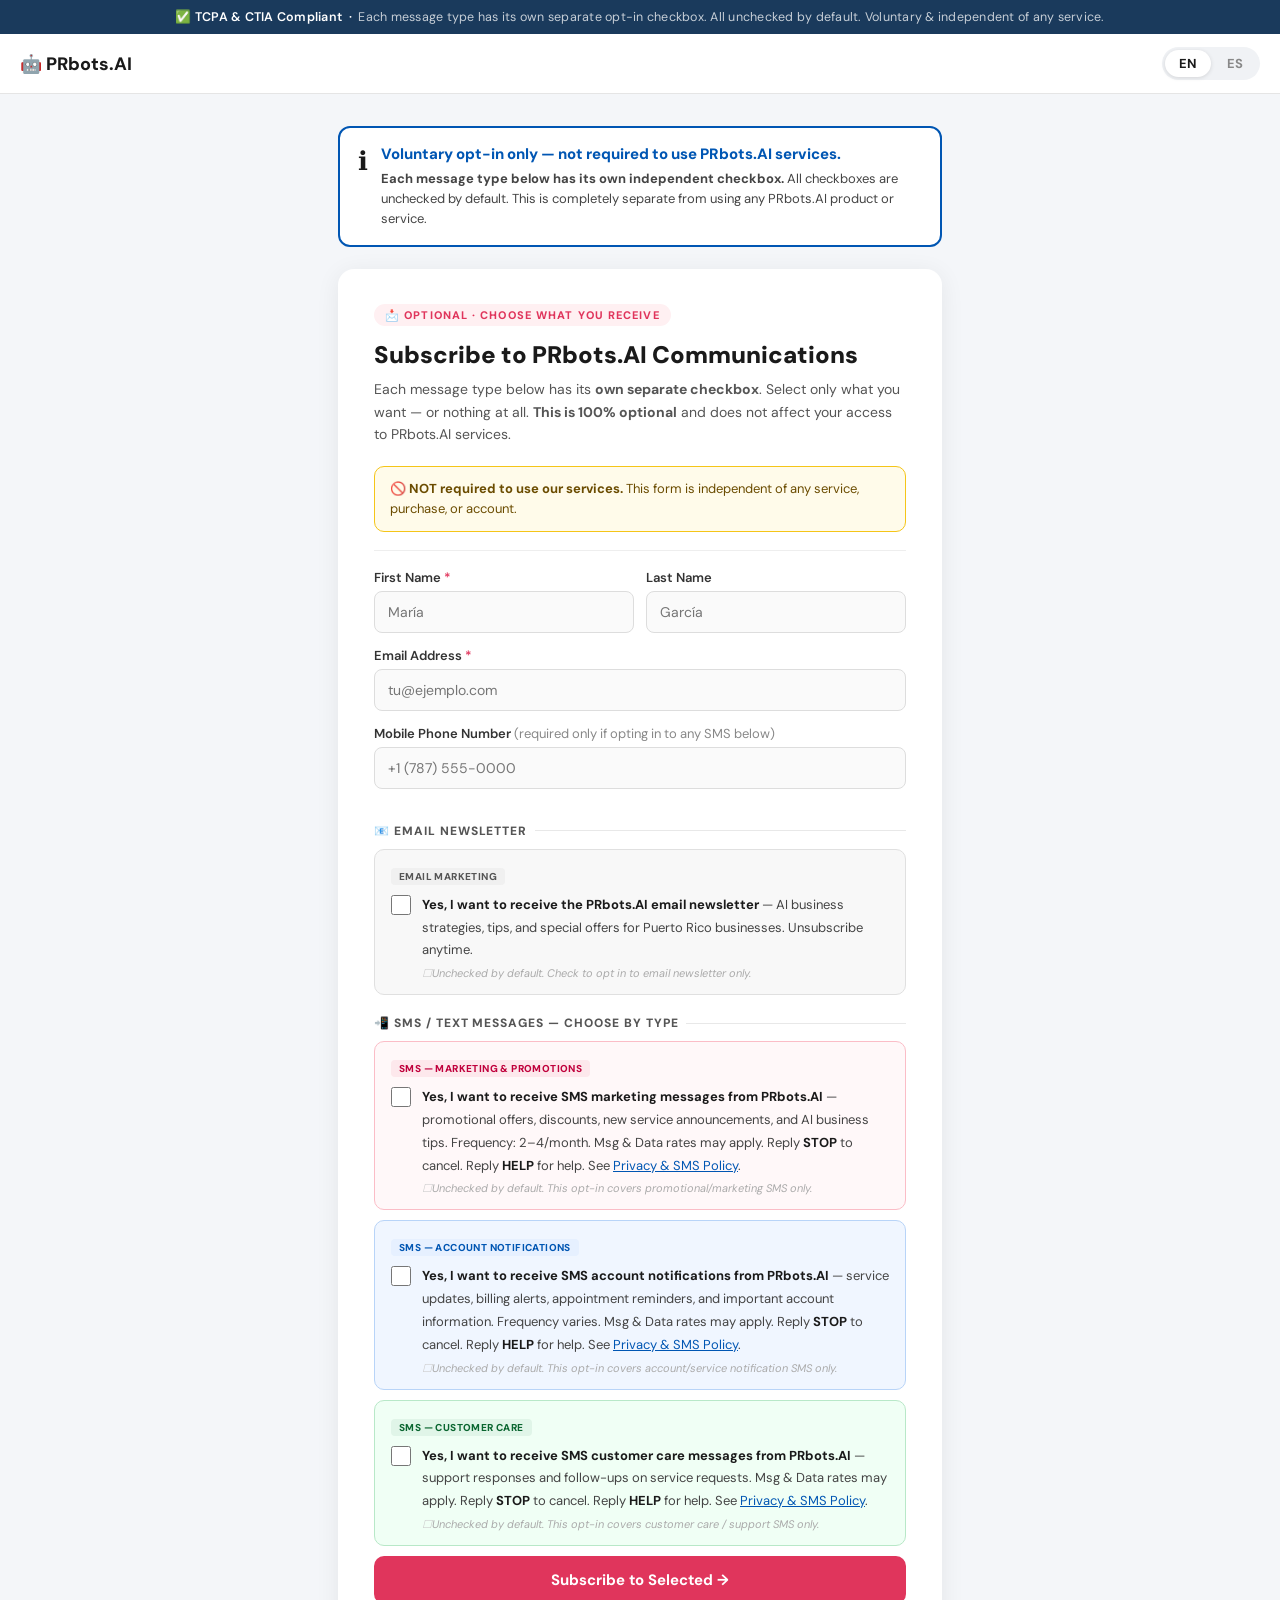
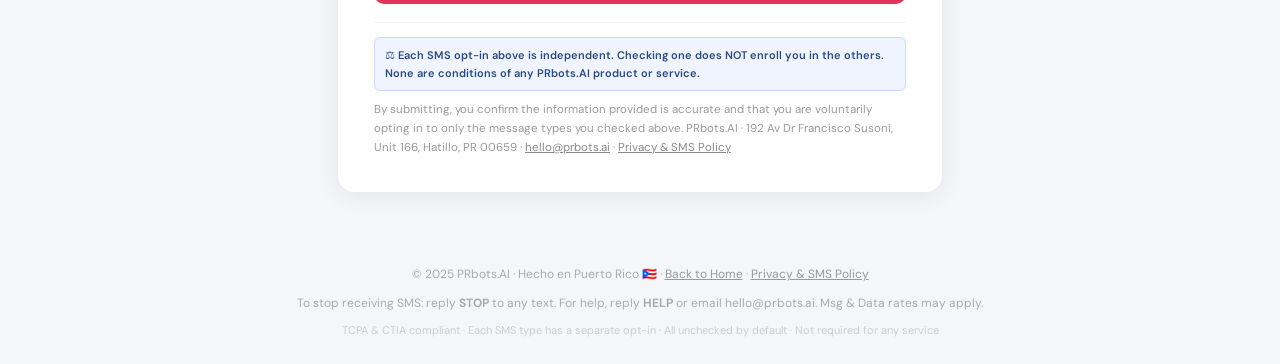
<file: sms-optin.html>
<!DOCTYPE html>
<html lang="en" id="html-root">
<head>
<meta charset="UTF-8">
<meta name="viewport" content="width=device-width, initial-scale=1.0">
<title>SMS & Newsletter Opt-In — PRbots.AI (TCPA / CTIA Compliant)</title>
<meta name="description" content="Voluntarily choose which PRbots.AI messages you want to receive. Each message type has its own separate opt-in. 100% optional.">
<link rel="preconnect" href="https://fonts.googleapis.com">
<link href="https://fonts.googleapis.com/css2?family=DM+Sans:ital,opsz,wght@0,9..40,400;0,9..40,600;0,9..40,700;0,9..40,900&display=swap" rel="stylesheet">
<style>
*,*::before,*::after{box-sizing:border-box;margin:0;padding:0}
body{font-family:'DM Sans',system-ui,sans-serif;background:#f4f6f9;color:#1a1a1a;min-height:100vh;display:flex;flex-direction:column}
.compliance-banner{background:#1a3a5c;color:#fff;text-align:center;padding:9px 20px;font-size:12.5px;font-weight:600;letter-spacing:.02em}
.compliance-banner span{opacity:.75;font-weight:400}
nav{background:#fff;border-bottom:1px solid #e5e5e5;padding:13px 20px;display:flex;align-items:center;justify-content:space-between;gap:10px}
nav a.nav-logo{text-decoration:none;color:#1a1a1a;font-weight:800;font-size:18px}
.lang-toggle{display:flex;background:#f0f2f5;border-radius:20px;padding:3px;gap:2px}
.lang-btn{background:none;border:none;border-radius:16px;padding:5px 14px;font-size:13px;font-weight:700;font-family:inherit;cursor:pointer;color:#888;transition:all .2s}
.lang-btn.active{background:#fff;color:#1a1a1a;box-shadow:0 1px 4px rgba(0,0,0,.12)}
.container{max-width:640px;margin:32px auto 48px;padding:0 18px;flex:1}
.standalone-notice{background:#fff;border:2px solid #0056b3;border-radius:12px;padding:16px 18px;margin-bottom:22px;display:flex;gap:13px;align-items:flex-start}
.standalone-notice .sn-icon{font-size:26px;flex-shrink:0}
.standalone-notice h2{font-size:15px;font-weight:800;color:#0056b3;margin-bottom:5px}
.standalone-notice p{font-size:13px;color:#444;line-height:1.55}
.card{background:#fff;border-radius:16px;padding:34px 36px;box-shadow:0 4px 24px rgba(0,0,0,.07)}
.badge{display:inline-block;background:#fff0f2;color:#e0355c;font-size:11px;font-weight:800;letter-spacing:.1em;padding:4px 11px;border-radius:20px;margin-bottom:14px;text-transform:uppercase}
h1{font-size:24px;font-weight:900;margin-bottom:8px;line-height:1.25}
.sub{color:#555;font-size:14px;line-height:1.6;margin-bottom:20px}
.divider{height:1px;background:#eee;margin:18px 0}
label.field-label{display:block;font-weight:600;font-size:13px;margin-bottom:5px;color:#333}
.req{color:#e0355c}
.row-2{display:grid;grid-template-columns:1fr 1fr;gap:12px}
input[type="text"],input[type="email"],input[type="tel"]{width:100%;border:1.5px solid #ddd;border-radius:8px;padding:11px 13px;font-size:14px;font-family:inherit;margin-bottom:14px;outline:none;background:#fafafa;transition:border-color .2s}
input:focus{border-color:#0056b3;background:#fff}
.not-required-callout{background:#fffbea;border:1.5px solid #f5c518;border-radius:10px;padding:12px 15px;margin-bottom:18px;font-size:13px;color:#6b4c00;line-height:1.55}
.consent-section-header{font-size:12px;font-weight:800;letter-spacing:.08em;text-transform:uppercase;color:#555;margin:20px 0 10px;display:flex;align-items:center;gap:8px}
.consent-section-header::after{content:'';flex:1;height:1px;background:#e8e8e8}
.consent-box{background:#f8f8f8;border:1.5px solid #e0e0e0;border-radius:10px;padding:14px 16px;margin-bottom:10px}
.consent-box.marketing{border-color:#fbbdc7;background:#fff8f9}
.consent-box.account{border-color:#b8d4f8;background:#f0f6ff}
.consent-box.care{border-color:#b8e8c8;background:#f0fff5}
.consent-box.email-box{border-color:#e0e0e0;background:#f8f8f8}
.uc-badge{display:inline-block;font-size:10px;font-weight:800;padding:2px 8px;border-radius:4px;margin-bottom:8px;letter-spacing:.04em;text-transform:uppercase}
.uc-badge.marketing{background:#fde8ec;color:#c0003c}
.uc-badge.account{background:#e6f0ff;color:#0056b3}
.uc-badge.care{background:#e0f5e8;color:#0a6630}
.uc-badge.email-badge{background:#f0f0f0;color:#555}
.consent-row{display:flex;align-items:flex-start;gap:11px}
.consent-row input[type="checkbox"]{width:20px;height:20px;min-width:20px;margin-top:2px;cursor:pointer}
input#consent-sms-marketing{accent-color:#e0355c}
input#consent-sms-account{accent-color:#0056b3}
input#consent-sms-care{accent-color:#0a6630}
input#consent-email{accent-color:#555}
.consent-text{font-size:13px;color:#444;line-height:1.6}
.consent-text strong{color:#1a1a1a}
.consent-text a{color:#0056b3;text-decoration:underline}
.unchecked-note{font-size:11px;color:#aaa;font-style:italic;margin-top:5px}
.unchecked-note::before{content:"\2610 ";color:#ccc}
.submit-btn{width:100%;background:#e0355c;color:#fff;border:none;border-radius:10px;padding:14px;font-size:15px;font-weight:700;font-family:inherit;cursor:pointer;margin-top:10px;transition:background .2s,transform .1s;display:flex;align-items:center;justify-content:center;gap:8px}
.submit-btn:hover{background:#c42a4f}
.submit-btn:active{transform:scale(.98)}
.submit-btn .spinner{display:none;width:16px;height:16px;border:2px solid rgba(255,255,255,.4);border-top-color:#fff;border-radius:50%;animation:spin .6s linear infinite}
.submit-btn.loading .btn-text{display:none}
.submit-btn.loading .spinner{display:block}
@keyframes spin{to{transform:rotate(360deg)}}
.legal-block{margin-top:18px;font-size:11.5px;color:#999;line-height:1.65;border-top:1px solid #eee;padding-top:14px}
.legal-block a{color:#888}
.legal-highlight{background:#f0f4ff;border:1px solid #c7d9ff;border-radius:6px;padding:8px 10px;color:#2a4a80;font-size:11px;margin-bottom:10px;font-weight:600}
/* Success screen */
.success-msg{display:none;padding:8px 0}
.s-icon{font-size:50px;text-align:center;display:block;margin-bottom:14px}
.success-msg h2{font-size:22px;font-weight:900;margin-bottom:14px;text-align:center}
.confirm-cards{display:flex;flex-direction:column;gap:12px;margin-bottom:20px}
.confirm-card{border-radius:12px;padding:16px 18px;border:1.5px solid}
.confirm-card.email-confirm{background:#f0fff5;border-color:#b8e8c8}
.confirm-card.sms-confirm{background:#fff8f9;border-color:#fbbdc7}
.confirm-card h4{font-size:14px;font-weight:800;margin-bottom:6px}
.confirm-card p{font-size:13px;color:#444;line-height:1.6}
.confirm-card .cc-action{display:inline-block;margin-top:10px;background:#e0355c;color:#fff;border:none;border-radius:8px;padding:8px 18px;font-size:13px;font-weight:700;text-decoration:none;cursor:pointer;font-family:inherit}
.confirm-card .phone-number{font-size:1.3rem;font-weight:900;letter-spacing:1px;color:#e0355c;display:block;margin:6px 0}
.confirm-card .sms-instruction{font-size:12px;color:#888;margin-top:4px}
footer{text-align:center;padding:24px;font-size:12px;color:#aaa;line-height:1.7}
footer a{color:#999;text-decoration:underline}
@media(max-width:520px){.card{padding:22px 16px}h1{font-size:20px}.standalone-notice{flex-direction:column;gap:8px}.row-2{grid-template-columns:1fr;gap:0}}
</style>
</head>
<body>
<div class="compliance-banner">
  ✅ TCPA &amp; CTIA Compliant &nbsp;·&nbsp;
  <span>Each message type has its own separate opt-in checkbox. All unchecked by default. Voluntary &amp; independent of any service.</span>
</div>
<nav>
  <a href="/" class="nav-logo">🤖 PRbots.AI</a>
  <div class="lang-toggle" role="group" aria-label="Language / Idioma">
    <button class="lang-btn active" id="btn-en" onclick="setLang('en')" aria-pressed="true">EN</button>
    <button class="lang-btn" id="btn-es" onclick="setLang('es')" aria-pressed="false">ES</button>
  </div>
</nav>
<div class="container">
  <div class="standalone-notice">
    <span class="sn-icon">ℹ️</span>
    <div>
      <h2 id="sn-title">Voluntary opt-in only — not required to use PRbots.AI services.</h2>
      <p id="sn-body"><strong>Each message type below has its own independent checkbox.</strong> All checkboxes are unchecked by default. This is completely separate from using any PRbots.AI product or service.</p>
    </div>
  </div>
  <div class="card">
    <div id="form-body">
      <span class="badge" id="badge-text">📩 Optional · Choose What You Receive</span>
      <h1 id="main-title">Subscribe to PRbots.AI Communications</h1>
      <p class="sub" id="main-sub">Each message type below has its <strong>own separate checkbox</strong>. Select only what you want — or nothing at all. <strong>This is 100% optional</strong> and does not affect your access to PRbots.AI services.</p>
      <div class="not-required-callout">
        🚫 <strong id="nr-title">NOT required to use our services.</strong>
        <span id="nr-body"> This form is independent of any service, purchase, or account.</span>
      </div>
      <div class="divider"></div>
      <div class="row-2">
        <div>
          <label class="field-label" for="fname"><span id="lbl-fname">First Name</span> <span class="req">*</span></label>
          <input type="text" id="fname" autocomplete="given-name" placeholder="María">
        </div>
        <div>
          <label class="field-label" for="lname"><span id="lbl-lname">Last Name</span></label>
          <input type="text" id="lname" autocomplete="family-name" placeholder="García">
        </div>
      </div>
      <label class="field-label" for="email"><span id="lbl-email">Email Address</span> <span class="req">*</span></label>
      <input type="email" id="email" autocomplete="email" placeholder="tu@ejemplo.com">
      <label class="field-label" for="phone">
        <span id="lbl-phone">Mobile Phone Number</span>
        <span style="font-weight:400;color:#888" id="lbl-phone-note"> (required only if opting in to any SMS below)</span>
      </label>
      <input type="tel" id="phone" autocomplete="tel" placeholder="+1 (787) 555-0000">
      <!-- EMAIL -->
      <div class="consent-section-header" id="sh-email">📧 Email Newsletter</div>
      <div class="consent-box email-box">
        <span class="uc-badge email-badge" id="uc-email">Email Marketing</span>
        <div class="consent-row">
          <input type="checkbox" id="consent-email">
          <div>
            <label for="consent-email" class="consent-text" id="ce-label">
              <strong>Yes, I want to receive the PRbots.AI email newsletter</strong> — AI business strategies, tips, and special offers for Puerto Rico businesses. Unsubscribe anytime.
            </label>
            <div class="unchecked-note" id="ce-note">Unchecked by default. Check to opt in to email newsletter only.</div>
          </div>
        </div>
      </div>
      <!-- SMS 3 SEPARATE CHECKBOXES -->
      <div class="consent-section-header" id="sh-sms">📲 SMS / Text Messages — Choose by Type</div>
      <div class="consent-box marketing">
        <span class="uc-badge marketing" id="uc-mkt">SMS — Marketing &amp; Promotions</span>
        <div class="consent-row">
          <input type="checkbox" id="consent-sms-marketing">
          <div>
            <label for="consent-sms-marketing" class="consent-text" id="csm-label">
              <strong>Yes, I want to receive SMS marketing messages from PRbots.AI</strong> — promotional offers, discounts, new service announcements, and AI business tips. Frequency: 2–4/month. Msg &amp; Data rates may apply. Reply <strong>STOP</strong> to cancel. Reply <strong>HELP</strong> for help. See <a href="https://paymegpt.com/p/5ysCGaS" target="_blank" rel="noopener">Privacy &amp; SMS Policy</a>.
            </label>
            <div class="unchecked-note" id="csm-note">Unchecked by default. This opt-in covers promotional/marketing SMS only.</div>
          </div>
        </div>
      </div>
      <div class="consent-box account">
        <span class="uc-badge account" id="uc-acct">SMS — Account Notifications</span>
        <div class="consent-row">
          <input type="checkbox" id="consent-sms-account">
          <div>
            <label for="consent-sms-account" class="consent-text" id="csa-label">
              <strong>Yes, I want to receive SMS account notifications from PRbots.AI</strong> — service updates, billing alerts, appointment reminders, and important account information. Frequency varies. Msg &amp; Data rates may apply. Reply <strong>STOP</strong> to cancel. Reply <strong>HELP</strong> for help. See <a href="https://paymegpt.com/p/5ysCGaS" target="_blank" rel="noopener">Privacy &amp; SMS Policy</a>.
            </label>
            <div class="unchecked-note" id="csa-note">Unchecked by default. This opt-in covers account/service notification SMS only.</div>
          </div>
        </div>
      </div>
      <div class="consent-box care">
        <span class="uc-badge care" id="uc-care">SMS — Customer Care</span>
        <div class="consent-row">
          <input type="checkbox" id="consent-sms-care">
          <div>
            <label for="consent-sms-care" class="consent-text" id="csc-label">
              <strong>Yes, I want to receive SMS customer care messages from PRbots.AI</strong> — support responses and follow-ups on service requests. Msg &amp; Data rates may apply. Reply <strong>STOP</strong> to cancel. Reply <strong>HELP</strong> for help. See <a href="https://paymegpt.com/p/5ysCGaS" target="_blank" rel="noopener">Privacy &amp; SMS Policy</a>.
            </label>
            <div class="unchecked-note" id="csc-note">Unchecked by default. This opt-in covers customer care / support SMS only.</div>
          </div>
        </div>
      </div>
      <button class="submit-btn" id="submit-btn" onclick="handleSubmit()">
        <span class="btn-text" id="btn-text">Subscribe to Selected →</span>
        <span class="spinner"></span>
      </button>
      <div class="legal-block">
        <div class="legal-highlight" id="legal-highlight">
          ⚖️ Each SMS opt-in above is independent. Checking one does NOT enroll you in the others. None are conditions of any PRbots.AI product or service.
        </div>
        <span id="legal-body">By submitting, you confirm the information provided is accurate and that you are voluntarily opting in to only the message types you checked above.</span>
        PRbots.AI · 192 Av Dr Francisco Susoni, Unit 166, Hatillo, PR 00659 ·
        <a href="mailto:hello@prbots.ai">hello@prbots.ai</a> ·
        <a href="https://paymegpt.com/p/5ysCGaS" target="_blank" rel="noopener" id="policy-link">Privacy &amp; SMS Policy</a>
      </div>
    </div><!-- /form-body -->

    <!-- SUCCESS SCREEN -->
    <div class="success-msg" id="success-msg">
      <span class="s-icon">✅</span>
      <h2 id="success-title">You're subscribed!</h2>
      <div class="confirm-cards" id="confirm-cards">
        <!-- Dynamically populated by JS -->
      </div>
      <p style="font-size:12px;color:#aaa;text-align:center" id="success-footer">Reply <strong>STOP</strong> at any time to unsubscribe from SMS. Reply <strong>HELP</strong> for help.</p>
    </div>
  </div><!-- /card -->
</div><!-- /container -->
<footer>
  <p>© 2025 PRbots.AI · Hecho en Puerto Rico 🇵🇷 · <a href="/">Back to Home</a> · <a href="https://paymegpt.com/p/5ysCGaS" target="_blank">Privacy &amp; SMS Policy</a></p>
  <p style="margin-top:8px" id="ft-sms">To stop receiving SMS: reply <strong>STOP</strong> to any text. For help, reply <strong>HELP</strong> or email hello@prbots.ai. Msg &amp; Data rates may apply.</p>
  <p style="margin-top:8px;color:#ccc;font-size:11px">TCPA &amp; CTIA compliant · Each SMS type has a separate opt-in · All unchecked by default · Not required for any service</p>
</footer>
<!-- PayMeGPT bridge -->
<iframe id="pmgpt-bridge" name="pmgpt-bridge" style="display:none" aria-hidden="true"></iframe>
<form id="pmgpt-form" action="https://paymegpt.com/forms/tsqb0ek5" method="POST" target="pmgpt-bridge" style="display:none">
  <input type="hidden" name="first_name"            id="pf-fname">
  <input type="hidden" name="last_name"             id="pf-lname">
  <input type="hidden" name="email"                 id="pf-email">
  <input type="hidden" name="phone"                 id="pf-phone">
  <input type="hidden" name="consent_email"         id="pf-email-c"   value="no">
  <input type="hidden" name="consent_sms_marketing" id="pf-sms-mkt"   value="no">
  <input type="hidden" name="consent_sms_account"   id="pf-sms-acct"  value="no">
  <input type="hidden" name="consent_sms_care"      id="pf-sms-care"  value="no">
  <input type="hidden" name="source"                value="sms-optin-page-v4">
</form>
<script>
/* ════════════════════════════════════════════════
   WEBHOOK CONFIGURATION
   Set up a free Make.com scenario to receive this
   webhook and send SMS + email confirmations.
   Steps:
   1. Go to make.com → Create scenario
   2. Add "Webhooks" trigger → Custom webhook → Copy URL
   3. Paste it below as WEBHOOK_URL
   4. Add Twilio "Send SMS" action → from: +18666462268
   5. Add Gmail/Email "Send Email" action
   6. Map the fields: name, email, phone, consents
   ════════════════════════════════════════════════ */
var WEBHOOK_URL = ''; // <-- PASTE YOUR MAKE.COM WEBHOOK URL HERE

var TWILIO_NUMBER = '+18666462268';

var CONTENT = {
  en: {
    htmlLang:'en', pageTitle:'SMS & Newsletter Opt-In — PRbots.AI (TCPA Compliant)',
    snTitle:'Voluntary opt-in only — not required to use PRbots.AI services.',
    snBody:'<strong>Each message type below has its own independent checkbox.</strong> All checkboxes are unchecked by default. This is completely separate from using any PRbots.AI product or service.',
    badge:'📩 Optional · Choose What You Receive',
    mainTitle:'Subscribe to PRbots.AI Communications',
    mainSub:'Each message type below has its <strong>own separate checkbox</strong>. Select only what you want — or nothing at all. <strong>This is 100% optional</strong> and does not affect your access to PRbots.AI services.',
    nrTitle:'NOT required to use our services.',
    nrBody:' This form is independent of any service, purchase, or account.',
    lblFname:'First Name', lblLname:'Last Name', lblEmail:'Email Address',
    lblPhone:'Mobile Phone Number', lblPhoneNote:' (required only if opting in to any SMS below)',
    shEmail:'📧 Email Newsletter', ucEmail:'Email Marketing',
    ceLabel:'<strong>Yes, I want to receive the PRbots.AI email newsletter</strong> — AI business strategies, tips, and special offers for Puerto Rico businesses. Unsubscribe anytime.',
    ceNote:'Unchecked by default. Check to opt in to email newsletter only.',
    shSms:'📲 SMS / Text Messages — Choose by Type', ucMkt:'SMS — Marketing &amp; Promotions',
    csmLabel:'<strong>Yes, I want to receive SMS marketing messages from PRbots.AI</strong> — promotional offers, discounts, and AI business tips. Frequency: 2–4/month. Msg &amp; Data rates may apply. Reply <strong>STOP</strong> to cancel. Reply <strong>HELP</strong> for help. See <a href="https://paymegpt.com/p/5ysCGaS" target="_blank" rel="noopener">Privacy &amp; SMS Policy</a>.',
    csmNote:'Unchecked by default. This opt-in covers promotional/marketing SMS only.',
    ucAcct:'SMS — Account Notifications',
    csaLabel:'<strong>Yes, I want to receive SMS account notifications from PRbots.AI</strong> — service updates, billing alerts, and appointment reminders. Frequency varies. Msg &amp; Data rates may apply. Reply <strong>STOP</strong> to cancel. Reply <strong>HELP</strong> for help. See <a href="https://paymegpt.com/p/5ysCGaS" target="_blank" rel="noopener">Privacy &amp; SMS Policy</a>.',
    csaNote:'Unchecked by default. This opt-in covers account/service notification SMS only.',
    ucCare:'SMS — Customer Care',
    cscLabel:'<strong>Yes, I want to receive SMS customer care messages from PRbots.AI</strong> — support responses and follow-ups. Msg &amp; Data rates may apply. Reply <strong>STOP</strong> to cancel. Reply <strong>HELP</strong> for help. See <a href="https://paymegpt.com/p/5ysCGaS" target="_blank" rel="noopener">Privacy &amp; SMS Policy</a>.',
    cscNote:'Unchecked by default. This opt-in covers customer care / support SMS only.',
    btnText:'Subscribe to Selected →',
    legalHighlight:'⚖️ Each SMS opt-in is independent. Checking one does NOT enroll you in the others. None are conditions of any PRbots.AI product or service.',
    legalBody:'By submitting, you confirm the information provided is accurate and that you are voluntarily opting in to only the message types you checked above.',
    policyLink:'Privacy &amp; SMS Policy',
    successTitle:"You're subscribed!",
    ftSms:'To stop receiving SMS: reply <strong>STOP</strong> to any text. For help, reply <strong>HELP</strong> or email hello@prbots.ai. Msg &amp; Data rates may apply.',
    alertName:'Please enter your first name.', alertEmail:'Please enter a valid email address.',
    alertConsent:'Please select at least one option to subscribe.',
    alertPhone:'Please enter a mobile phone number to receive SMS, or uncheck all SMS options.'
  },
  es: {
    htmlLang:'es', pageTitle:'Suscripción SMS y Boletín — PRbots.AI (Cumplimiento TCPA)',
    snTitle:'Solo suscripción voluntaria — no es requisito para usar PRbots.AI.',
    snBody:'<strong>Cada tipo de mensaje tiene su propia casilla independiente.</strong> Todas las casillas están desmarcadas por defecto. Esto es completamente independiente del uso de cualquier servicio de PRbots.AI.',
    badge:'📩 Opcional · Elige lo que Recibes',
    mainTitle:'Suscríbete a las Comunicaciones de PRbots.AI',
    mainSub:'Cada tipo de mensaje tiene su <strong>propia casilla separada</strong>. Selecciona solo lo que deseas — o nada. <strong>Es 100% opcional</strong>.',
    nrTitle:'NO es requisito para usar nuestros servicios.',
    nrBody:' Este formulario es independiente de cualquier servicio o compra.',
    lblFname:'Nombre', lblLname:'Apellido', lblEmail:'Correo Electrónico',
    lblPhone:'Número de Celular', lblPhoneNote:' (requerido solo si te inscribes en algún SMS)',
    shEmail:'📧 Boletín por Correo', ucEmail:'Correo — Marketing',
    ceLabel:'<strong>Sí, quiero recibir el boletín de PRbots.AI</strong> — estrategias de IA, tips y ofertas para negocios en PR. Cancela cuando quieras.',
    ceNote:'Desmarcada por defecto. Solo para boletín por correo.',
    shSms:'📲 Mensajes de Texto (SMS) — Elige por Tipo', ucMkt:'SMS — Marketing y Promociones',
    csmLabel:'<strong>Sí, quiero recibir SMS de marketing de PRbots.AI</strong> — ofertas, descuentos y tips de IA. Frecuencia: 2–4/mes. Aplican cargos. Responde <strong>STOP</strong> para cancelar. Responde <strong>HELP</strong> para ayuda. Ver <a href="https://paymegpt.com/p/5ysCGaS" target="_blank" rel="noopener">Política de Privacidad y SMS</a>.',
    csmNote:'Desmarcada por defecto. Solo para SMS de marketing.',
    ucAcct:'SMS — Notificaciones de Cuenta',
    csaLabel:'<strong>Sí, quiero recibir SMS de notificaciones de PRbots.AI</strong> — alertas de servicio, facturación y recordatorios. Frecuencia variable. Aplican cargos. Responde <strong>STOP</strong> para cancelar. Responde <strong>HELP</strong> para ayuda. Ver <a href="https://paymegpt.com/p/5ysCGaS" target="_blank" rel="noopener">Política de Privacidad y SMS</a>.',
    csaNote:'Desmarcada por defecto. Solo para SMS de notificaciones.',
    ucCare:'SMS — Atención al Cliente',
    cscLabel:'<strong>Sí, quiero recibir SMS de atención al cliente de PRbots.AI</strong> — respuestas de soporte. Aplican cargos. Responde <strong>STOP</strong> para cancelar. Responde <strong>HELP</strong> para ayuda. Ver <a href="https://paymegpt.com/p/5ysCGaS" target="_blank" rel="noopener">Política de Privacidad y SMS</a>.',
    cscNote:'Desmarcada por defecto. Solo para SMS de atención al cliente.',
    btnText:'Suscribirme a lo Seleccionado →',
    legalHighlight:'⚖️ Cada opt-in de SMS es independiente. Marcar uno NO te inscribe en los demás.',
    legalBody:'Al enviar, confirmas que la información es correcta y que te suscribes voluntariamente solo a los tipos seleccionados.',
    policyLink:'Política de Privacidad y SMS',
    successTitle:'¡Estás suscrito!',
    ftSms:'Para dejar de recibir SMS: responde <strong>STOP</strong>. Para ayuda, responde <strong>HELP</strong> o escribe a hello@prbots.ai.',
    alertName:'Por favor ingresa tu nombre.', alertEmail:'Por favor ingresa un correo electrónico válido.',
    alertConsent:'Por favor selecciona al menos una opción.',
    alertPhone:'Por favor ingresa un número de celular, o desmarca todas las opciones de SMS.'
  }
};

var currentLang = 'en';

function setLang(lang) {
  currentLang = lang;
  var c = CONTENT[lang];
  document.getElementById('html-root').lang = c.htmlLang;
  document.title = c.pageTitle;
  document.getElementById('btn-en').classList.toggle('active', lang==='en');
  document.getElementById('btn-en').setAttribute('aria-pressed', lang==='en');
  document.getElementById('btn-es').classList.toggle('active', lang==='es');
  document.getElementById('btn-es').setAttribute('aria-pressed', lang==='es');
  document.getElementById('sn-title').textContent = c.snTitle;
  document.getElementById('sn-body').innerHTML = c.snBody;
  document.getElementById('badge-text').textContent = c.badge;
  document.getElementById('main-title').textContent = c.mainTitle;
  document.getElementById('main-sub').innerHTML = c.mainSub;
  document.getElementById('nr-title').textContent = c.nrTitle;
  document.getElementById('nr-body').textContent = c.nrBody;
  document.getElementById('lbl-fname').textContent = c.lblFname;
  document.getElementById('lbl-lname').textContent = c.lblLname;
  document.getElementById('lbl-email').textContent = c.lblEmail;
  document.getElementById('lbl-phone').textContent = c.lblPhone;
  document.getElementById('lbl-phone-note').textContent = c.lblPhoneNote;
  document.getElementById('sh-email').innerHTML = c.shEmail;
  document.getElementById('uc-email').innerHTML = c.ucEmail;
  document.getElementById('ce-label').innerHTML = c.ceLabel;
  document.getElementById('ce-note').innerHTML = c.ceNote;
  document.getElementById('sh-sms').innerHTML = c.shSms;
  document.getElementById('uc-mkt').innerHTML = c.ucMkt;
  document.getElementById('csm-label').innerHTML = c.csmLabel;
  document.getElementById('csm-note').innerHTML = c.csmNote;
  document.getElementById('uc-acct').innerHTML = c.ucAcct;
  document.getElementById('csa-label').innerHTML = c.csaLabel;
  document.getElementById('csa-note').innerHTML = c.csaNote;
  document.getElementById('uc-care').innerHTML = c.ucCare;
  document.getElementById('csc-label').innerHTML = c.cscLabel;
  document.getElementById('csc-note').innerHTML = c.cscNote;
  document.getElementById('btn-text').textContent = c.btnText;
  document.getElementById('legal-highlight').innerHTML = c.legalHighlight;
  document.getElementById('legal-body').textContent = c.legalBody;
  document.getElementById('policy-link').innerHTML = c.policyLink;
  document.getElementById('success-title').textContent = c.successTitle;
  document.getElementById('ft-sms').innerHTML = c.ftSms;
}

function handleSubmit() {
  var c = CONTENT[currentLang];
  var fname  = document.getElementById('fname').value.trim();
  var lname  = document.getElementById('lname').value.trim();
  var email  = document.getElementById('email').value.trim();
  var phone  = document.getElementById('phone').value.trim();
  var emailC = document.getElementById('consent-email').checked;
  var smsMkt = document.getElementById('consent-sms-marketing').checked;
  var smsAcc = document.getElementById('consent-sms-account').checked;
  var smsCar = document.getElementById('consent-sms-care').checked;
  var anySms = smsMkt || smsAcc || smsCar;

  if (!fname)                        { alert(c.alertName);    return; }
  if (!email || !email.includes('@')) { alert(c.alertEmail);   return; }
  if (!emailC && !anySms)            { alert(c.alertConsent); return; }
  if (anySms && !phone)              { alert(c.alertPhone);   return; }

  var btn = document.getElementById('submit-btn');
  btn.classList.add('loading'); btn.disabled = true;

  // 1) Submit to PayMeGPT — creates contact + notifies hello@prbots.ai
  document.getElementById('pf-fname').value    = fname;
  document.getElementById('pf-lname').value    = lname;
  document.getElementById('pf-email').value    = email;
  document.getElementById('pf-phone').value    = phone;
  document.getElementById('pf-email-c').value  = emailC  ? 'yes' : 'no';
  document.getElementById('pf-sms-mkt').value  = smsMkt  ? 'yes' : 'no';
  document.getElementById('pf-sms-acct').value = smsAcc  ? 'yes' : 'no';
  document.getElementById('pf-sms-care').value = smsCar  ? 'yes' : 'no';
  document.getElementById('pmgpt-form').submit();

  // 2) Fire webhook → Make.com scenario sends SMS + email to subscriber
  if (WEBHOOK_URL) {
    var smsTypes = [];
    if (smsMkt) smsTypes.push('Marketing & Promotions');
    if (smsAcc) smsTypes.push('Account Notifications');
    if (smsCar) smsTypes.push('Customer Care');
    fetch(WEBHOOK_URL, {
      method: 'POST',
      headers: { 'Content-Type': 'application/json' },
      body: JSON.stringify({
        name: fname + (lname ? ' ' + lname : ''),
        first_name: fname,
        last_name: lname,
        email: email,
        phone: phone,
        consent_email: emailC,
        consent_sms_marketing: smsMkt,
        consent_sms_account: smsAcc,
        consent_sms_care: smsCar,
        sms_types_subscribed: smsTypes.join(', '),
        source: 'prbots.ai/sms-optin.html',
        twilio_from: TWILIO_NUMBER,
        // These fields power the confirmation messages in Make.com:
        email_subject: 'You are subscribed to PRbots.AI updates!',
        sms_confirmation: 'PRbots.AI: You are confirmed! You will receive ' + (smsTypes.length > 0 ? smsTypes.join(' + ') + ' SMS' : 'messages') + '. Reply STOP to cancel anytime. Msg & Data rates may apply.',
        timestamp: new Date().toISOString()
      })
    }).catch(function(err){ console.log('Webhook error:', err); });
  }

  // 3) Build and show success screen
  setTimeout(function() {
    document.getElementById('form-body').style.display = 'none';
    buildSuccessScreen(fname, email, phone, emailC, smsMkt, smsAcc, smsCar);
    document.getElementById('success-msg').style.display = 'block';
    btn.classList.remove('loading'); btn.disabled = false;
  }, 800);
}

function buildSuccessScreen(fname, email, phone, emailC, smsMkt, smsAcc, smsCar) {
  var isES = currentLang === 'es';
  var cards = document.getElementById('confirm-cards');
  cards.innerHTML = '';

  // Email confirmation card
  if (emailC) {
    var ec = document.createElement('div');
    ec.className = 'confirm-card email-confirm';
    ec.innerHTML = '<h4>📧 ' + (isES ? 'Correo de confirmación enviado' : 'Email confirmation sent') + '</h4>' +
      '<p>' + (isES ? 'Revisa tu correo en' : 'Check your inbox at') + ' <strong>' + email + '</strong>. ' +
      (isES ? 'Si no lo ves, revisa tu carpeta de spam.' : 'If you don\'t see it, check your spam folder.') + '</p>';
    cards.appendChild(ec);
  }

  // SMS confirmation card
  if (smsMkt || smsAcc || smsCar) {
    var smsTypes = [];
    if (smsMkt) smsTypes.push(isES ? 'Marketing' : 'Marketing & Promotions');
    if (smsAcc) smsTypes.push(isES ? 'Notificaciones' : 'Account Notifications');
    if (smsCar) smsTypes.push(isES ? 'Atención al Cliente' : 'Customer Care');
    var sc = document.createElement('div');
    sc.className = 'confirm-card sms-confirm';
    sc.innerHTML = '<h4>📲 ' + (isES ? 'Confirmación SMS en camino' : 'SMS confirmation on its way') + '</h4>' +
      '<p>' + (isES ? 'Recibirás un SMS de confirmación en' : 'You will receive a confirmation text at') +
      ' <strong>' + phone + '</strong> ' +
      (isES ? 'para:' : 'for:') + ' ' + smsTypes.join(', ') + '</p>' +
      '<p style="margin-top:8px">' +
      (isES
        ? 'Responde <strong>STOP</strong> en cualquier momento para cancelar. Aplican cargos de mensaje y datos.'
        : 'Reply <strong>STOP</strong> at any time to cancel. Msg &amp; Data rates may apply.') +
      '</p>';
    cards.appendChild(sc);
  }
}

// Auto-detect language
(function(){
  var lang = (navigator.language || navigator.userLanguage || 'en').toLowerCase();
  if (lang.startsWith('es')) setLang('es');
})();
</script>
</body>
</html>
</file>
